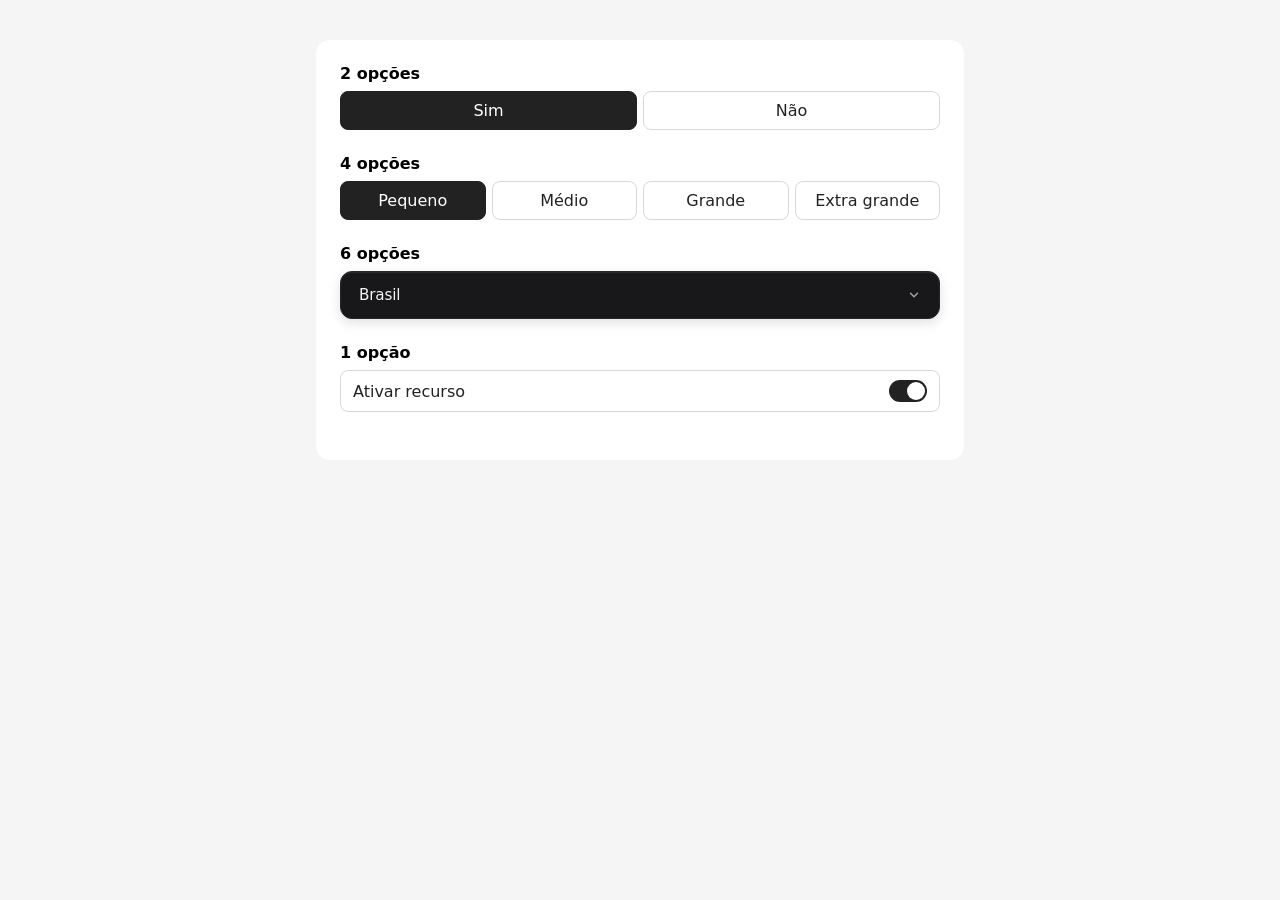
<file: index.html>
<!DOCTYPE html>
<html lang="pt-BR">

<head>
    <meta charset="UTF-8">
    <meta name="viewport" content="width=device-width, initial-scale=1.0">
    <title>Adaptive Select Test</title>

    <link rel="stylesheet" href="./adaptive-select.css?v=2">
    <script src="./adaptive-select.js?v=2" defer></script>

    <style>
        body {
            margin: 0;
            padding: 40px;
            font-family: system-ui, sans-serif;
            background: #f5f5f5;
        }

        .demo {
            max-width: 600px;
            margin: auto;
            padding: 24px;
            background: white;
            border-radius: 14px;
        }

        .field {
            margin-bottom: 24px;
        }

        .field label {
            display: block;
            margin-bottom: 8px;
            font-weight: 600;
        }
    </style>
</head>

<body>

    <div class="demo">

        <div class="field">
            <label>2 opções</label>

            <select>
                <option value="yes">Sim</option>
                <option value="no">Não</option>
            </select>
        </div>

        <div class="field">
            <label>4 opções</label>

            <select>
                <option value="small">Pequeno</option>
                <option value="medium">Médio</option>
                <option value="large">Grande</option>
                <option value="extra">Extra grande</option>
            </select>
        </div>

        <div class="field">
            <label>6 opções</label>

            <select>
                <option>Brasil</option>
                <option>Argentina</option>
                <option>Chile</option>
                <option>Uruguai</option>
                <option>Paraguai</option>
                <option>Bolívia</option>
            </select>
        </div>

        <div class="field">
            <label>1 opção</label>

            <select>
                <option value="enabled">Ativar recurso</option>
            </select>
        </div>

    </div>

</body>

</html>
</file>
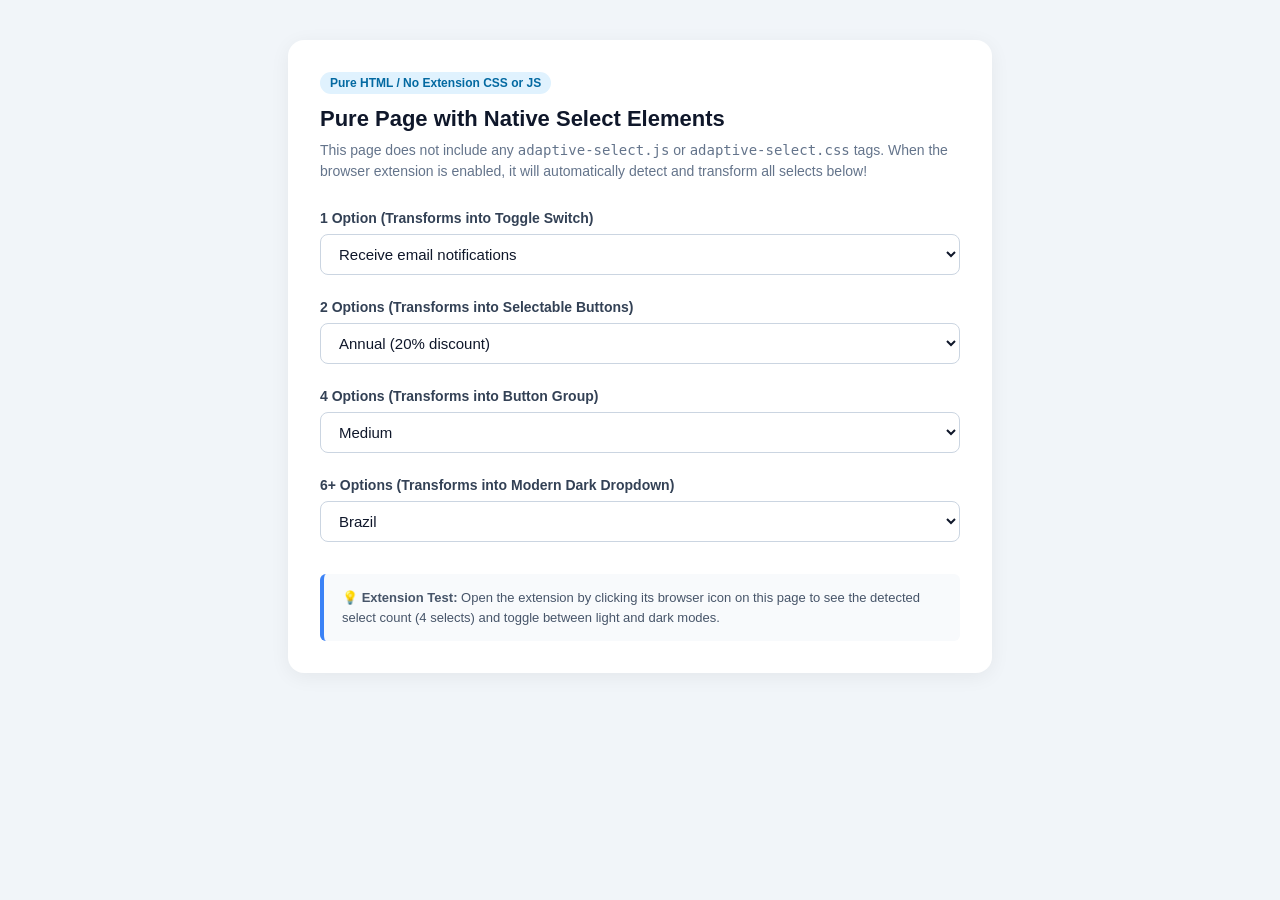
<file: demo/pure-selects.html>
<!DOCTYPE html>
<html lang="en">
<head>
    <meta charset="UTF-8">
    <meta name="viewport" content="width=device-width, initial-scale=1.0">
    <title>Demo Page - Pure HTML (Extension Auto-Injection Test)</title>

    <style>
        body {
            margin: 0;
            padding: 40px 20px;
            font-family: -apple-system, BlinkMacSystemFont, "Segoe UI", Roboto, Helvetica, Arial, sans-serif;
            background: #f1f5f9;
            color: #1e293b;
        }

        .container {
            max-width: 640px;
            margin: auto;
            background: #ffffff;
            padding: 32px;
            border-radius: 16px;
            box-shadow: 0 4px 20px rgba(0, 0, 0, 0.06);
        }

        .badge {
            display: inline-block;
            background: #e0f2fe;
            color: #0369a1;
            font-size: 12px;
            font-weight: 600;
            padding: 4px 10px;
            border-radius: 20px;
            margin-bottom: 12px;
        }

        h1 {
            font-size: 22px;
            margin: 0 0 8px 0;
            color: #0f172a;
        }

        p.subtitle {
            margin: 0 0 28px 0;
            color: #64748b;
            font-size: 14px;
            line-height: 1.5;
        }

        .field {
            margin-bottom: 24px;
        }

        .field label {
            display: block;
            margin-bottom: 8px;
            font-weight: 600;
            font-size: 14px;
            color: #334155;
        }

        select {
            width: 100%;
            padding: 10px 14px;
            font-size: 15px;
            border: 1px solid #cbd5e1;
            border-radius: 8px;
            background-color: #fff;
            color: #0f172a;
            box-sizing: border-box;
        }

        .note {
            margin-top: 32px;
            padding: 14px 18px;
            background: #f8fafc;
            border-left: 4px solid #3b82f6;
            border-radius: 6px;
            font-size: 13px;
            color: #475569;
            line-height: 1.5;
        }
    </style>
</head>
<body>

    <div class="container">
        <span class="badge">Pure HTML / No Extension CSS or JS</span>
        <h1>Pure Page with Native Select Elements</h1>
        <p class="subtitle">
            This page does not include any <code>adaptive-select.js</code> or <code>adaptive-select.css</code> tags.
            When the browser extension is enabled, it will automatically detect and transform all selects below!
        </p>

        <div class="field">
            <label for="select-toggle">1 Option (Transforms into Toggle Switch)</label>
            <select id="select-toggle" name="notifications">
                <option value="enabled">Receive email notifications</option>
            </select>
        </div>

        <div class="field">
            <label for="select-buttons-2">2 Options (Transforms into Selectable Buttons)</label>
            <select id="select-buttons-2" name="plan">
                <option value="monthly">Monthly</option>
                <option value="annual" selected>Annual (20% discount)</option>
            </select>
        </div>

        <div class="field">
            <label for="select-buttons-4">4 Options (Transforms into Button Group)</label>
            <select id="select-buttons-4" name="priority">
                <option value="low">Low</option>
                <option value="medium" selected>Medium</option>
                <option value="high">High</option>
                <option value="urgent">Urgent</option>
            </select>
        </div>

        <div class="field">
            <label for="select-dropdown">6+ Options (Transforms into Modern Dark Dropdown)</label>
            <select id="select-dropdown" name="country">
                <option value="br" selected>Brazil</option>
                <option value="ar">Argentina</option>
                <option value="cl">Chile</option>
                <option value="uy">Uruguay</option>
                <option value="py">Paraguay</option>
                <option value="pe">Peru</option>
                <option value="co">Colombia</option>
                <option value="mx">Mexico</option>
            </select>
        </div>

        <div class="note">
            💡 <strong>Extension Test:</strong> Open the extension by clicking its browser icon on this page to see the detected select count (4 selects) and toggle between light and dark modes.
        </div>
    </div>

</body>
</html>
</file>
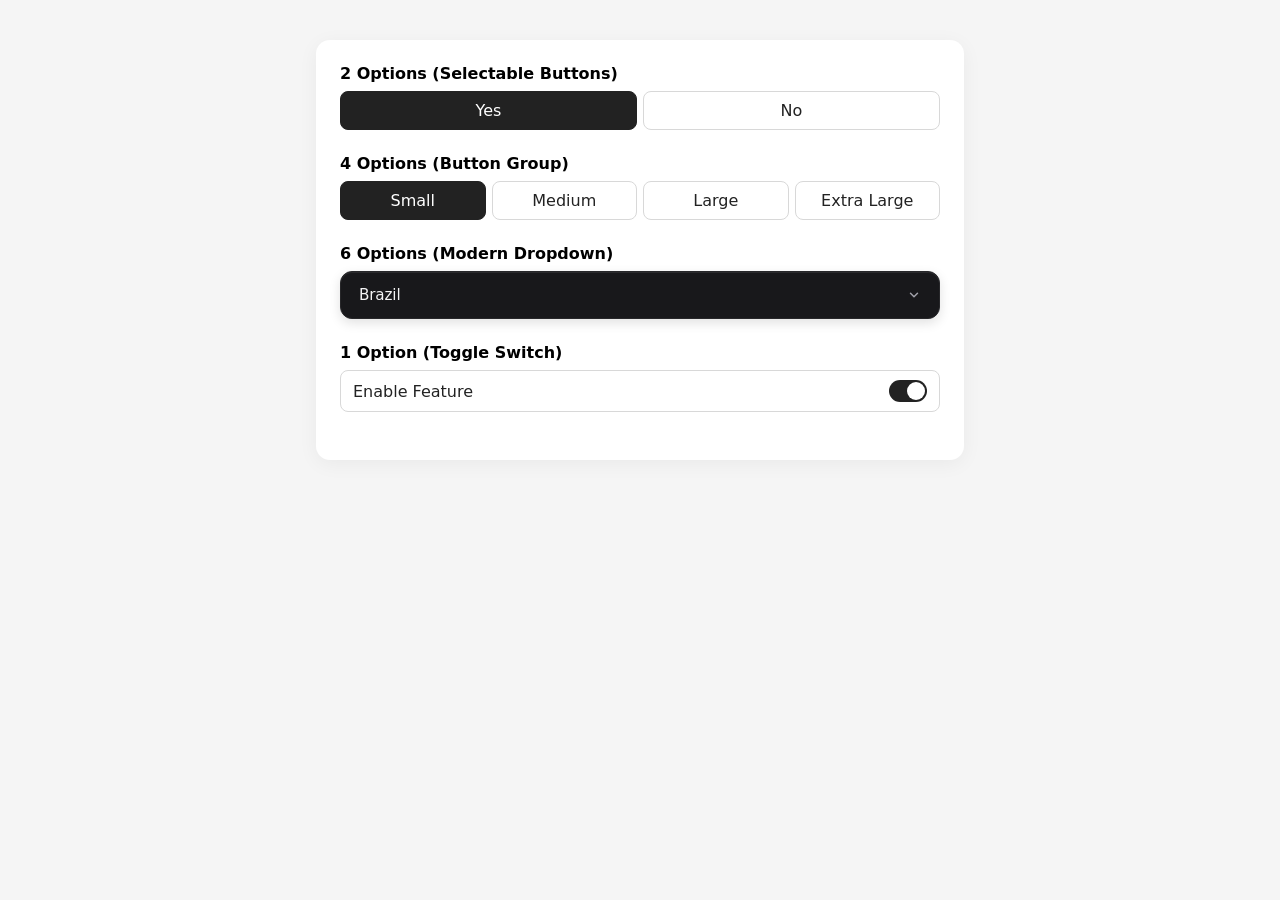
<file: demo/standalone.html>
<!DOCTYPE html>
<html lang="en">

<head>
    <meta charset="UTF-8">
    <meta name="viewport" content="width=device-width, initial-scale=1.0">
    <title>Adaptive Select Demo</title>

    <link rel="stylesheet" href="../adaptive-select.css?v=2">
    <script src="../adaptive-select.js?v=2" defer></script>

    <style>
        body {
            margin: 0;
            padding: 40px;
            font-family: system-ui, -apple-system, BlinkMacSystemFont, "Segoe UI", Roboto, sans-serif;
            background: #f5f5f5;
        }

        .demo {
            max-width: 600px;
            margin: auto;
            padding: 24px;
            background: white;
            border-radius: 14px;
            box-shadow: 0 4px 20px rgba(0, 0, 0, 0.05);
        }

        .field {
            margin-bottom: 24px;
        }

        .field label {
            display: block;
            margin-bottom: 8px;
            font-weight: 600;
        }
    </style>
</head>

<body>

    <div class="demo">

        <div class="field">
            <label>2 Options (Selectable Buttons)</label>

            <select>
                <option value="yes">Yes</option>
                <option value="no">No</option>
            </select>
        </div>

        <div class="field">
            <label>4 Options (Button Group)</label>

            <select>
                <option value="small">Small</option>
                <option value="medium">Medium</option>
                <option value="large">Large</option>
                <option value="extra">Extra Large</option>
            </select>
        </div>

        <div class="field">
            <label>6 Options (Modern Dropdown)</label>

            <select>
                <option>Brazil</option>
                <option>Argentina</option>
                <option>Chile</option>
                <option>Uruguay</option>
                <option>Paraguay</option>
                <option>Bolivia</option>
            </select>
        </div>

        <div class="field">
            <label>1 Option (Toggle Switch)</label>

            <select>
                <option value="enabled">Enable Feature</option>
            </select>
        </div>

    </div>

</body>

</html>
</file>
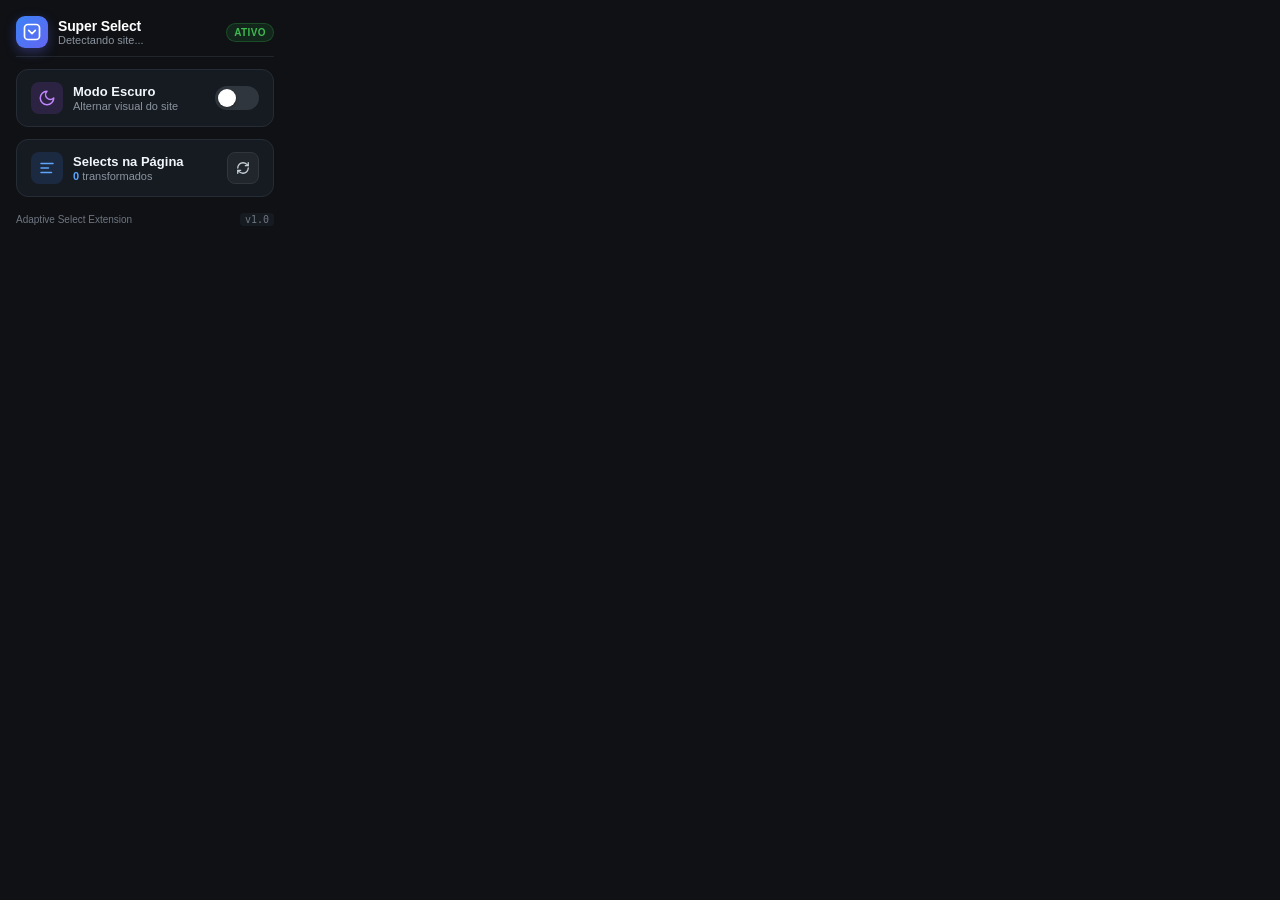
<file: popup/popup.html>
<!DOCTYPE html>
<html lang="pt-BR">
<head>
    <meta charset="UTF-8">
    <meta name="viewport" content="width=device-width, initial-scale=1.0">
    <title>Super Select & Dark Mode</title>
    <link rel="stylesheet" href="popup.css">
</head>
<body>
    <div class="popup-container">
        <!-- Header -->
        <header class="header">
            <div class="brand">
                <div class="logo-icon">
                    <svg width="20" height="20" viewBox="0 0 24 24" fill="none" stroke="currentColor" stroke-width="2" stroke-linecap="round" stroke-linejoin="round">
                        <rect width="18" height="18" x="3" y="3" rx="4"></rect>
                        <path d="m8 10 4 4 4-4"></path>
                    </svg>
                </div>
                <div>
                    <h1 class="title">Super Select</h1>
                    <span class="subtitle" id="site-host">Detectando site...</span>
                </div>
            </div>
            <div class="badge-status" id="active-badge">Ativo</div>
        </header>

        <!-- Main Cards -->
        <div class="card">
            <div class="card-row">
                <div class="card-info">
                    <div class="card-icon moon-icon">
                        <svg width="18" height="18" viewBox="0 0 24 24" fill="none" stroke="currentColor" stroke-width="2" stroke-linecap="round" stroke-linejoin="round">
                            <path d="M12 3a6 6 0 0 0 9 9 9 9 0 1 1-9-9Z"></path>
                        </svg>
                    </div>
                    <div>
                        <div class="card-title">Modo Escuro</div>
                        <div class="card-desc" id="theme-desc">Alternar visual do site</div>
                    </div>
                </div>
                <label class="switch" title="Ativar/Desativar modo escuro">
                    <input type="checkbox" id="theme-toggle">
                    <span class="slider"></span>
                </label>
            </div>
        </div>

        <!-- Select Status Card -->
        <div class="card card-compact">
            <div class="card-row">
                <div class="card-info">
                    <div class="card-icon select-icon">
                        <svg width="18" height="18" viewBox="0 0 24 24" fill="none" stroke="currentColor" stroke-width="2" stroke-linecap="round" stroke-linejoin="round">
                            <line x1="4" x2="20" y1="6" y2="6"></line>
                            <line x1="4" x2="14" y1="12" y2="12"></line>
                            <line x1="4" x2="18" y1="18" y2="18"></line>
                        </svg>
                    </div>
                    <div>
                        <div class="card-title">Selects na Página</div>
                        <div class="card-desc"><span id="select-count" class="highlight">0</span> transformados</div>
                    </div>
                </div>
                <button type="button" class="btn-action" id="btn-retransform" title="Reescanear selects">
                    <svg width="14" height="14" viewBox="0 0 24 24" fill="none" stroke="currentColor" stroke-width="2.2" stroke-linecap="round" stroke-linejoin="round">
                        <path d="M3 12a9 9 0 0 1 9-9 9.75 9.75 0 0 1 6.74 2.74L21 8"></path>
                        <path d="M21 3v5h-5"></path>
                        <path d="M21 12a9 9 0 0 1-9 9 9.75 9.75 0 0 1-6.74-2.74L3 16"></path>
                        <path d="M8 16H3v5"></path>
                    </svg>
                </button>
            </div>
        </div>

        <!-- Footer -->
        <footer class="footer">
            <span>Adaptive Select Extension</span>
            <span class="version">v1.0</span>
        </footer>
    </div>

    <script src="popup.js"></script>
</body>
</html>
</file>
<file: adaptive-select.css>
:root {
    --as-btn-bg: #ffffff;
    --as-btn-fg: #222222;
    --as-btn-border: #d8d8d8;
    --as-btn-hover-bg: #f5f5f5;
    --as-btn-hover-border: #bbbbbb;
    --as-btn-active-bg: #222222;
    --as-btn-active-fg: #ffffff;
    --as-btn-active-border: #222222;

    --as-dd-bg: #18181b;
    --as-dd-fg: #f4f4f5;
    --as-dd-border: #27272a;
    --as-dd-hover-bg: #202024;
    --as-dd-hover-border: #3f3f46;
    --as-dd-item-fg: #d4d4d8;
    --as-dd-item-hover: #27272a;
    --as-dd-item-selected: #2f2f36;
    --as-dd-shadow: 0 16px 36px -4px rgba(0, 0, 0, 0.35);
}

/* Suporte a tema escuro global */
[data-super-theme="dark"],
.super-select-dark {
    --as-btn-bg: #1e1e24;
    --as-btn-fg: #f3f3f6;
    --as-btn-border: #32323a;
    --as-btn-hover-bg: #282830;
    --as-btn-hover-border: #4a4a56;
    --as-btn-active-bg: #3b82f6;
    --as-btn-active-fg: #ffffff;
    --as-btn-active-border: #3b82f6;

    --as-dd-bg: #141417;
    --as-dd-fg: #f4f4f5;
    --as-dd-border: #27272a;
    --as-dd-hover-bg: #1f1f23;
    --as-dd-hover-border: #3b82f6;
    --as-dd-item-fg: #d4d4d8;
    --as-dd-item-hover: #232328;
    --as-dd-item-selected: #2a2a32;
}

.adaptive-select-ui {
    width: 100%;
    box-sizing: border-box;
    font: inherit;
}

.adaptive-select-options {
    display: flex;
    gap: 6px;
    width: 100%;
    box-sizing: border-box;
}

.adaptive-select-options.vertical {
    flex-direction: column;
}

.adaptive-select-option {
    flex: 1 1 0;
    min-width: 0;

    padding: 9px 12px;

    border: 1px solid var(--as-btn-border);
    border-radius: 8px;

    background: var(--as-btn-bg);
    color: var(--as-btn-fg);

    font: inherit;
    cursor: pointer;

    white-space: nowrap;
    overflow: hidden;
    text-overflow: ellipsis;

    transition:
        background-color 0.15s,
        border-color 0.15s,
        color 0.15s;
}

.adaptive-select-option:hover {
    background: var(--as-btn-hover-bg);
    border-color: var(--as-btn-hover-border);
}

.adaptive-select-option.selected {
    background: var(--as-btn-active-bg);
    border-color: var(--as-btn-active-border);
    color: var(--as-btn-active-fg);
}

.adaptive-select-options.vertical .adaptive-select-option {
    flex: none;
    width: 100%;
    text-align: left;
}

/*
 * Toggle
 */
.adaptive-select-toggle {
    display: flex;
    align-items: center;
    justify-content: space-between;

    width: 100%;
    padding: 9px 12px;

    border: 1px solid var(--as-btn-border);
    border-radius: 8px;

    background: var(--as-btn-bg);
    color: var(--as-btn-fg);

    font: inherit;
    cursor: pointer;
    text-align: left;

    box-sizing: border-box;
    transition: background-color 0.15s, border-color 0.15s, color 0.15s;
}

.adaptive-select-toggle:hover {
    background: var(--as-btn-hover-bg);
    border-color: var(--as-btn-hover-border);
}

.adaptive-select-switch {
    position: relative;

    width: 38px;
    height: 22px;

    flex-shrink: 0;

    border-radius: 999px;
    background: #ccc;

    transition: background-color 0.15s;
}

.adaptive-select-switch::after {
    content: "";

    position: absolute;

    top: 2px;
    left: 2px;

    width: 18px;
    height: 18px;

    border-radius: 50%;
    background: white;

    transition: transform 0.15s;
}

.adaptive-select-toggle.active .adaptive-select-switch {
    background: #222;
}

.adaptive-select-toggle.active .adaptive-select-switch::after {
    transform: translateX(16px);
}

/*
 * Select original.
 */
select.adaptive-select-hidden {
    position: absolute !important;

    width: 1px !important;
    height: 1px !important;

    opacity: 0 !important;

    pointer-events: none !important;
}

/*
 * Dropdown (Modern & Adaptativo)
 */
.adaptive-select-dropdown-wrap {
    position: relative;
    user-select: none;
}

.adaptive-select-dropdown-trigger {
    display: flex;
    align-items: center;
    justify-content: space-between;
    width: 100%;
    min-height: 48px;
    padding: 12px 18px;
    background: var(--as-dd-bg);
    color: var(--as-dd-fg);
    border: 1px solid var(--as-dd-border);
    border-radius: 12px;
    font: inherit;
    font-size: 0.95rem;
    font-weight: 500;
    letter-spacing: -0.01em;
    cursor: pointer;
    box-sizing: border-box;
    box-shadow: 0 4px 12px rgba(0, 0, 0, 0.12), inset 0 1px 0 rgba(255, 255, 255, 0.08);
    transition: all 0.2s cubic-bezier(0.16, 1, 0.3, 1);
}

.adaptive-select-dropdown-trigger:hover {
    background: var(--as-dd-hover-bg);
    border-color: var(--as-dd-hover-border);
    box-shadow: 0 6px 16px rgba(0, 0, 0, 0.18), inset 0 1px 0 rgba(255, 255, 255, 0.1);
}

.adaptive-select-dropdown-wrap.open .adaptive-select-dropdown-trigger {
    background: var(--as-dd-hover-bg);
    border-color: #52525b;
    box-shadow: 0 0 0 3px rgba(255, 255, 255, 0.08), 0 6px 16px rgba(0, 0, 0, 0.25);
}

.adaptive-select-dropdown-label {
    white-space: nowrap;
    overflow: hidden;
    text-overflow: ellipsis;
    text-align: left;
    flex: 1;
}

.adaptive-select-dropdown-arrow {
    display: flex;
    align-items: center;
    justify-content: center;
    margin-left: 12px;
    color: #a1a1aa;
    transition: transform 0.2s ease, color 0.2s ease;
    flex-shrink: 0;
}

.adaptive-select-dropdown-wrap.open .adaptive-select-dropdown-arrow {
    transform: rotate(180deg);
    color: var(--as-dd-fg);
}

.adaptive-select-dropdown-menu {
    position: absolute;
    top: calc(100% + 8px);
    left: 0;
    right: 0;
    z-index: 999999;
    background: var(--as-dd-bg);
    border: 1px solid var(--as-dd-border);
    border-radius: 12px;
    padding: 6px;
    box-shadow: var(--as-dd-shadow), 0 0 0 1px rgba(255, 255, 255, 0.05);
    max-height: 240px;
    overflow-y: auto;
    opacity: 0;
    visibility: hidden;
    transform: translateY(-6px) scale(0.98);
    transform-origin: top center;
    transition: opacity 0.18s ease, transform 0.18s ease, visibility 0.18s;
    scrollbar-width: thin;
    scrollbar-color: #3f3f46 transparent;
}

.adaptive-select-dropdown-menu::-webkit-scrollbar {
    width: 6px;
}

.adaptive-select-dropdown-menu::-webkit-scrollbar-thumb {
    background: #3f3f46;
    border-radius: 999px;
}

.adaptive-select-dropdown-wrap.open .adaptive-select-dropdown-menu {
    opacity: 1;
    visibility: visible;
    transform: translateY(0) scale(1);
}

.adaptive-select-dropdown-item {
    display: flex;
    align-items: center;
    width: 100%;
    padding: 10px 14px;
    border: none;
    background: transparent;
    color: var(--as-dd-item-fg);
    border-radius: 8px;
    font: inherit;
    font-size: 0.92rem;
    text-align: left;
    cursor: pointer;
    box-sizing: border-box;
    transition: background 0.12s ease, color 0.12s ease;
}

.adaptive-select-dropdown-item:hover {
    background: var(--as-dd-item-hover);
    color: #ffffff;
}

.adaptive-select-dropdown-item.selected {
    background: var(--as-dd-item-selected);
    color: #ffffff;
    font-weight: 600;
}
</file>
<file: popup/popup.css>
* {
    margin: 0;
    padding: 0;
    box-sizing: border-box;
}

body {
    width: 290px;
    font-family: -apple-system, BlinkMacSystemFont, "Segoe UI", Roboto, Helvetica, Arial, sans-serif;
    background: #0f1115;
    color: #e6edf3;
    user-select: none;
    padding: 16px;
    -webkit-font-smoothing: antialiased;
}

.popup-container {
    display: flex;
    flex-direction: column;
    gap: 12px;
}

/* Header */
.header {
    display: flex;
    align-items: center;
    justify-content: space-between;
    padding-bottom: 8px;
    border-bottom: 1px solid #21262d;
}

.brand {
    display: flex;
    align-items: center;
    gap: 10px;
}

.logo-icon {
    width: 32px;
    height: 32px;
    border-radius: 9px;
    background: linear-gradient(135deg, #3b82f6, #6366f1);
    color: #ffffff;
    display: flex;
    align-items: center;
    justify-content: center;
    box-shadow: 0 4px 12px rgba(99, 102, 241, 0.35);
}

.title {
    font-size: 14px;
    font-weight: 600;
    color: #ffffff;
    letter-spacing: -0.01em;
    line-height: 1.2;
}

.subtitle {
    font-size: 11px;
    color: #8b949e;
    max-width: 140px;
    white-space: nowrap;
    overflow: hidden;
    text-overflow: ellipsis;
    display: block;
}

.badge-status {
    font-size: 10px;
    font-weight: 600;
    text-transform: uppercase;
    letter-spacing: 0.04em;
    padding: 3px 7px;
    background: rgba(46, 160, 67, 0.15);
    color: #3fb950;
    border: 1px solid rgba(46, 160, 67, 0.3);
    border-radius: 20px;
}

/* Cards */
.card {
    background: #161b22;
    border: 1px solid #262c36;
    border-radius: 12px;
    padding: 12px 14px;
    transition: border-color 0.2s, background-color 0.2s;
}

.card:hover {
    border-color: #384252;
}

.card-row {
    display: flex;
    align-items: center;
    justify-content: space-between;
    gap: 12px;
}

.card-info {
    display: flex;
    align-items: center;
    gap: 10px;
}

.card-icon {
    width: 32px;
    height: 32px;
    border-radius: 8px;
    display: flex;
    align-items: center;
    justify-content: center;
    flex-shrink: 0;
}

.moon-icon {
    background: rgba(168, 85, 247, 0.15);
    color: #c084fc;
}

.select-icon {
    background: rgba(59, 130, 246, 0.15);
    color: #60a5fa;
}

.card-title {
    font-size: 13px;
    font-weight: 600;
    color: #f0f6fc;
}

.card-desc {
    font-size: 11px;
    color: #8b949e;
    margin-top: 1px;
}

.highlight {
    font-weight: 700;
    color: #58a6ff;
}

/* Switch Toggle */
.switch {
    position: relative;
    display: inline-block;
    width: 44px;
    height: 24px;
    flex-shrink: 0;
    cursor: pointer;
}

.switch input {
    opacity: 0;
    width: 0;
    height: 0;
}

.slider {
    position: absolute;
    inset: 0;
    background-color: #30363d;
    transition: 0.25s cubic-bezier(0.4, 0, 0.2, 1);
    border-radius: 24px;
}

.slider:before {
    position: absolute;
    content: "";
    height: 18px;
    width: 18px;
    left: 3px;
    bottom: 3px;
    background-color: #ffffff;
    transition: 0.25s cubic-bezier(0.4, 0, 0.2, 1);
    border-radius: 50%;
    box-shadow: 0 1px 3px rgba(0, 0, 0, 0.3);
}

input:checked + .slider {
    background-color: #a855f7;
}

input:checked + .slider:before {
    transform: translateX(20px);
}

/* Action Button */
.btn-action {
    background: #21262d;
    border: 1px solid #30363d;
    color: #c9d1d9;
    border-radius: 8px;
    width: 32px;
    height: 32px;
    display: flex;
    align-items: center;
    justify-content: center;
    cursor: pointer;
    transition: all 0.15s ease;
    flex-shrink: 0;
}

.btn-action:hover {
    background: #30363d;
    color: #ffffff;
    border-color: #8b949e;
}

.btn-action:active {
    transform: scale(0.94);
}

/* Footer */
.footer {
    display: flex;
    justify-content: space-between;
    align-items: center;
    font-size: 10px;
    color: #6e7681;
    padding-top: 4px;
}

.version {
    font-family: monospace;
    background: #161b22;
    padding: 1px 5px;
    border-radius: 4px;
}
</file>
